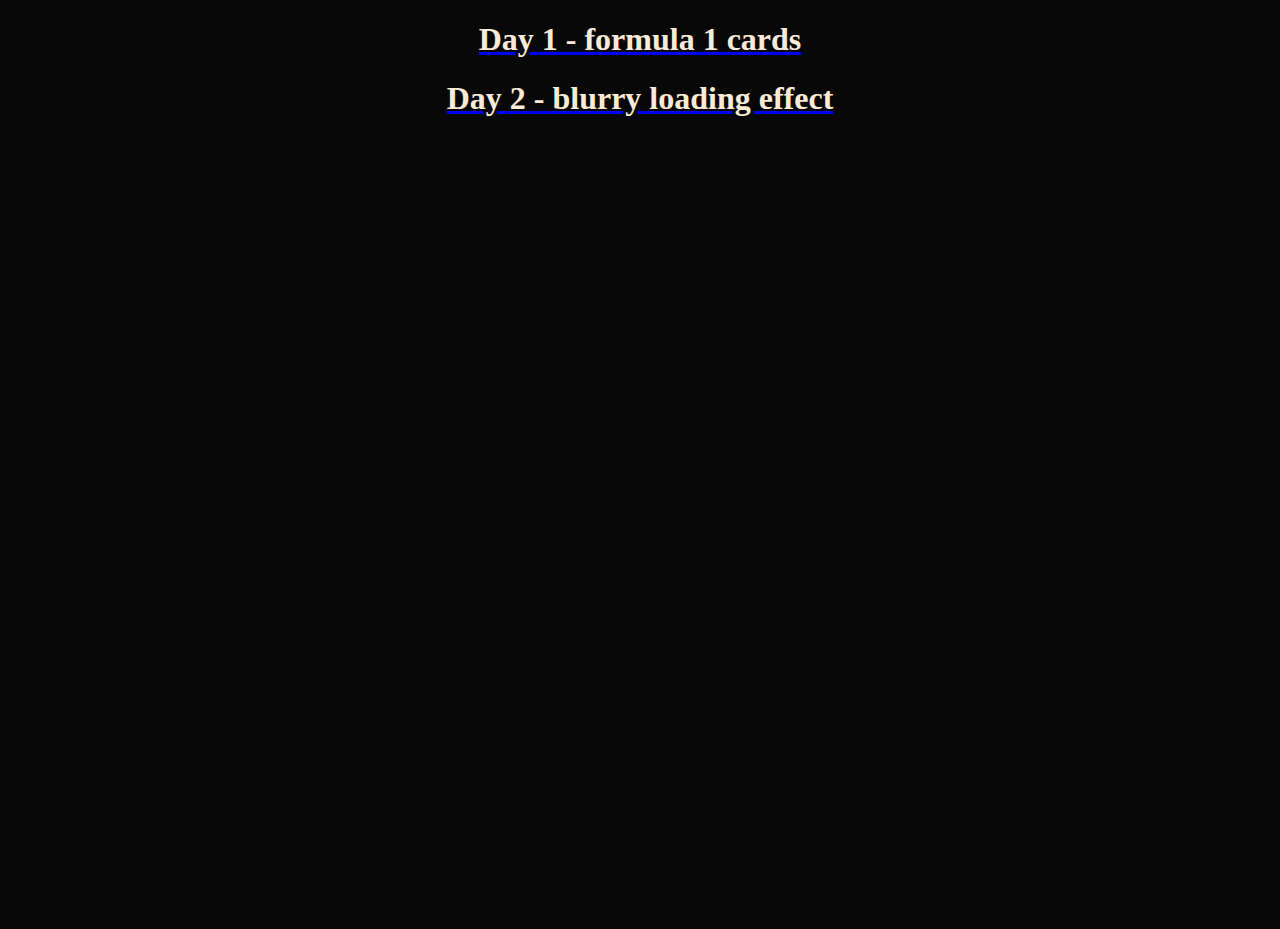
<file: index.html>
<!DOCTYPE html>
<html lang="en">
    <head>
        <meta charset="UTF-8" />
        <meta http-equiv="X-UA-Compatible" content="IE=edge" />
        <meta name="viewport" content="width=device-width, initial-scale=1.0" />
        <title>daily web dev</title>
    </head>
    <style>
        body {
            background-color: #080808;
            text-align: center;
            height: 100vh;
        }
    </style>
    <body>
        <a href="Day_1/index.html"><h1 style="color: antiquewhite">Day 1 - formula 1 cards</h1></a>
        <a href="Day_2/index.html"><h1 style="color: antiquewhite">Day 2 - blurry loading effect</h1></a>
    </body>
</html>
</file>
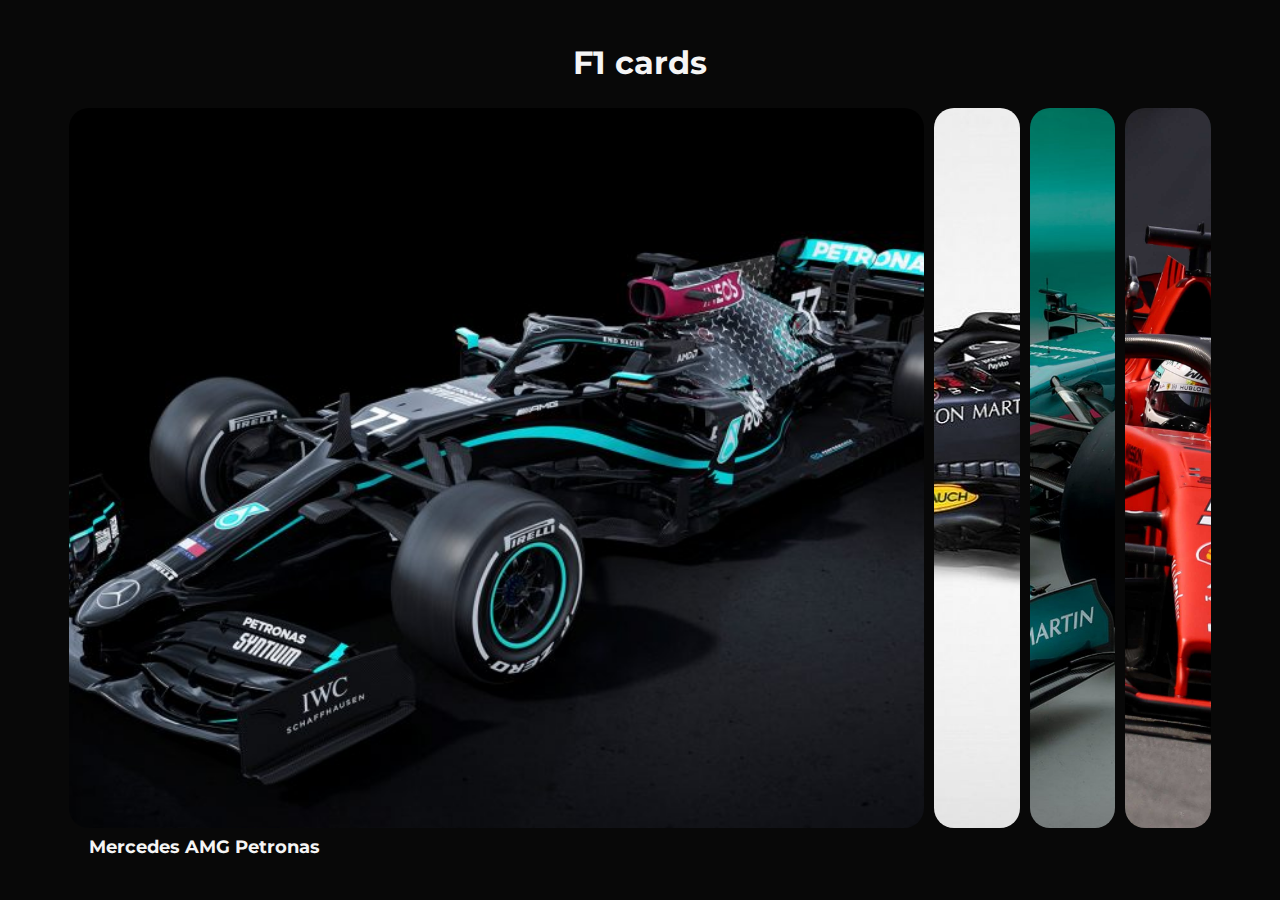
<file: Day_1/index.html>
<!DOCTYPE html>
<html lang="en">
    <head>
        <meta charset="UTF-8" />
        <meta http-equiv="X-UA-Compatible" content="IE=edge" />
        <meta name="viewport" content="width=device-width, initial-scale=1.0" />
        <link rel="stylesheet" href="style.css" />
        <title>Day 1: Formula 1 cards</title>
    </head>
    <body>
        <h1 style="color: whitesmoke">F1 cards</h1>
        <div class="container">
            <div class="panel active" style="background-image: url('images/mercs.jpg')">
                <h3>Mercedes AMG Petronas</h3>
            </div>
            <div class="panel" style="background-image: url(images/red.jpg)">
                <h3>Red Bull Racing</h3>
            </div>
            <div class="panel" style="background-image: url('images/aston.jpg')">
                <h3>Aston Martin Racing</h3>
            </div>
            <div class="panel" style="background-image: url('images/ferrari.jpg')">
                <h3>Scuderia Ferrari</h3>
            </div>
        </div>
        <script src="script.js"></script>
    </body>
</html>
</file>
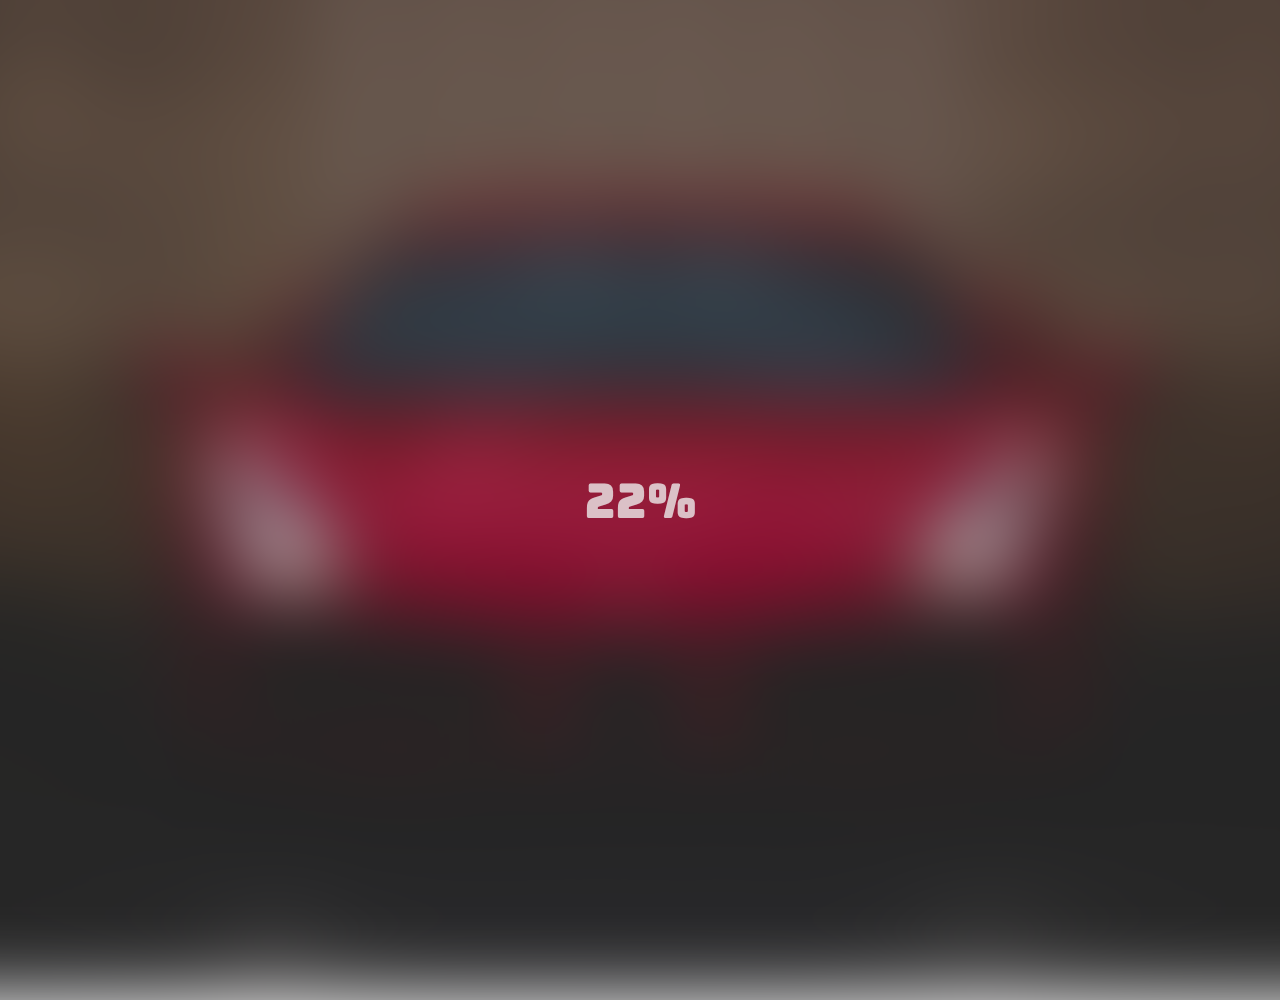
<file: Day_2/index.html>
<!DOCTYPE html>
<html lang="en">
    <head>
        <meta charset="UTF-8" />
        <meta http-equiv="X-UA-Compatible" content="IE=edge" />
        <meta name="viewport" content="width=device-width, initial-scale=1.0" />
        <link rel="stylesheet" href="styles.css" />
        <title>Blur effect (load screen)</title>
    </head>
    <body>
        <section class="bg"></section>
        <div class="loader">0%</div>
        <script src="scripts.js"></script>
    </body>
</html>
</file>
<file: Day_1/style.css>
@import url('https://fonts.googleapis.com/css2?family=Montserrat&display=swap');

* {
    box-sizing: border-box;
}

body {
    font-family: 'Montserrat', sans-serif;
    background-color: #080808;
    flex-direction: column;
    display: flex;
    align-items: center;
    justify-content: center;
    height: 95vh;
    overflow: hidden;
    margin: 0%;
}

.container {
    display: flex;
    width: 90vw;
}

.panel {
    background-size: cover;
    background-position: center;
    background-repeat: no-repeat;
    height: 80vh;
    border-radius: 20px;
    color: whitesmoke;
    cursor: pointer;
    flex: 0.5;
    margin: 5px;
    position: relative;
    transition: flex 0.7s ease-in;
}

.panel h3 {
    font-size: 18px;
    position: absolute;
    bottom: -30px;
    left: 20px;
    margin: 0%;
    opacity: 0;
}

.panel.active {
    flex: 5;
}

.panel.active h3 {
    opacity: 1;
    transition: opacity 1s ease-in 0.2s;
}
</file>
<file: Day_2/styles.css>
@import url('https://fonts.googleapis.com/css2?family=Bungee&display=swap');

* {
    box-sizing: border-box;
}

body {
    font-family: 'Bungee', cursive;
    display: flex;
    height: 100vh;
    align-items: center;
    justify-content: center;
    margin: 0%;
    overflow: hidden;
}

.bg {
    background-image: url('ferrari.jpg');
    background-repeat: no-repeat;
    background-position: center center;
    background-size: cover;
    position: absolute;
    height: calc(100vh + 200px);
    width: calc(100vw + 200px);
    z-index: -1;
    filter: blur(0px);
}

.loader {
    position: relative;
    font-size: xxx-large;
    color: rgb(240, 240, 240);
    top: 50px;
}
</file>
